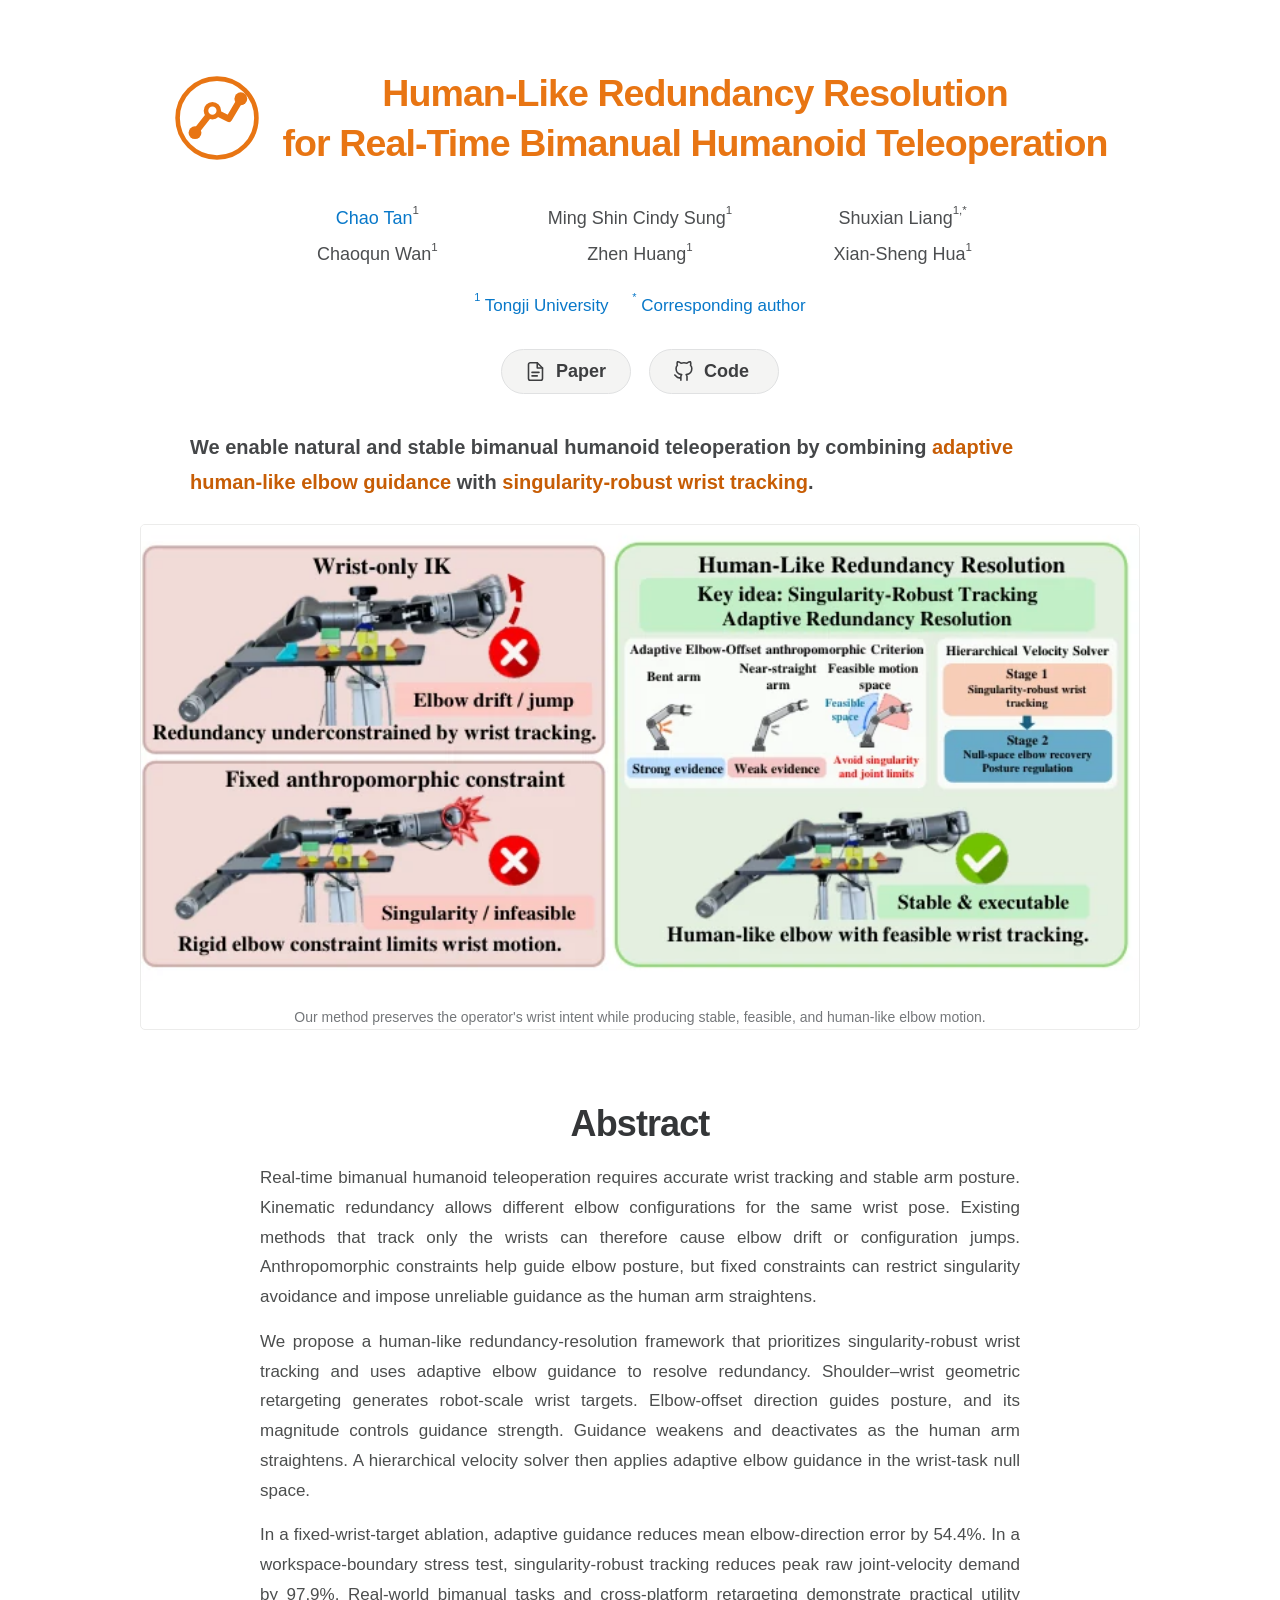
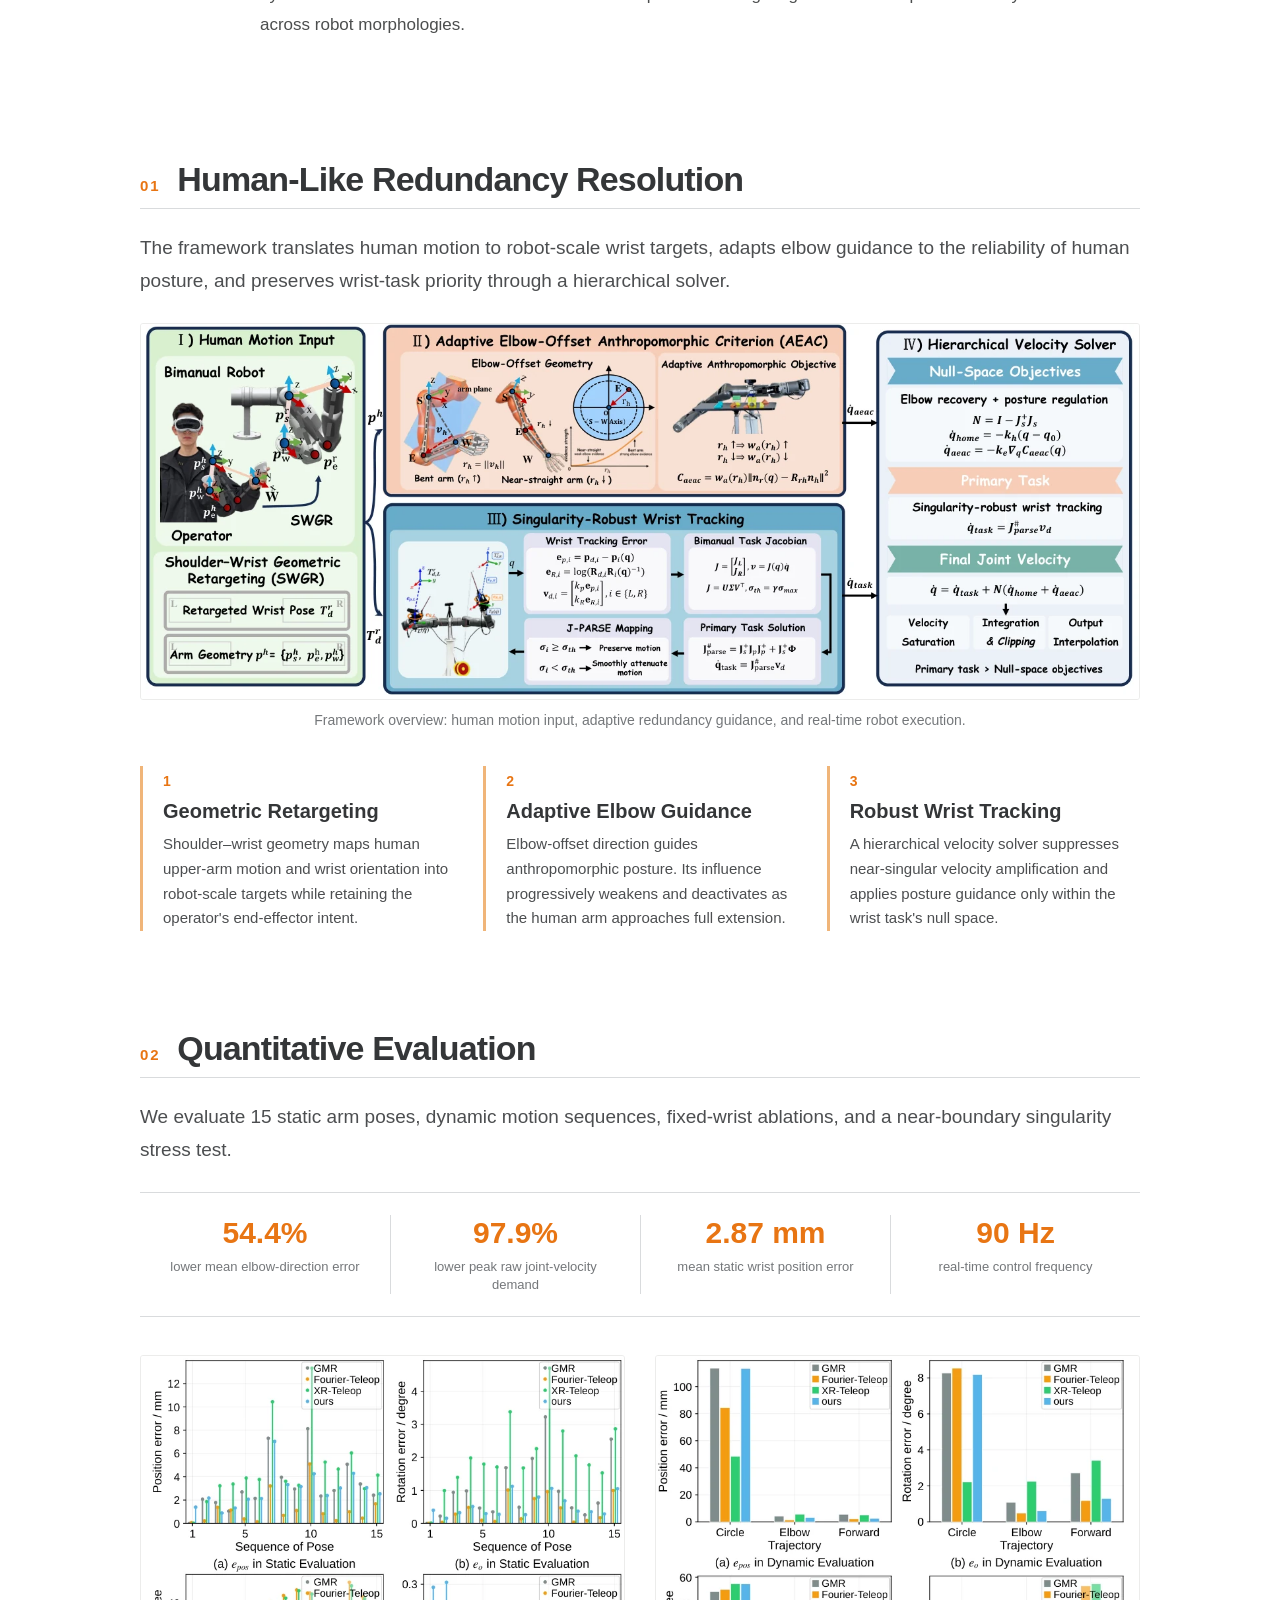
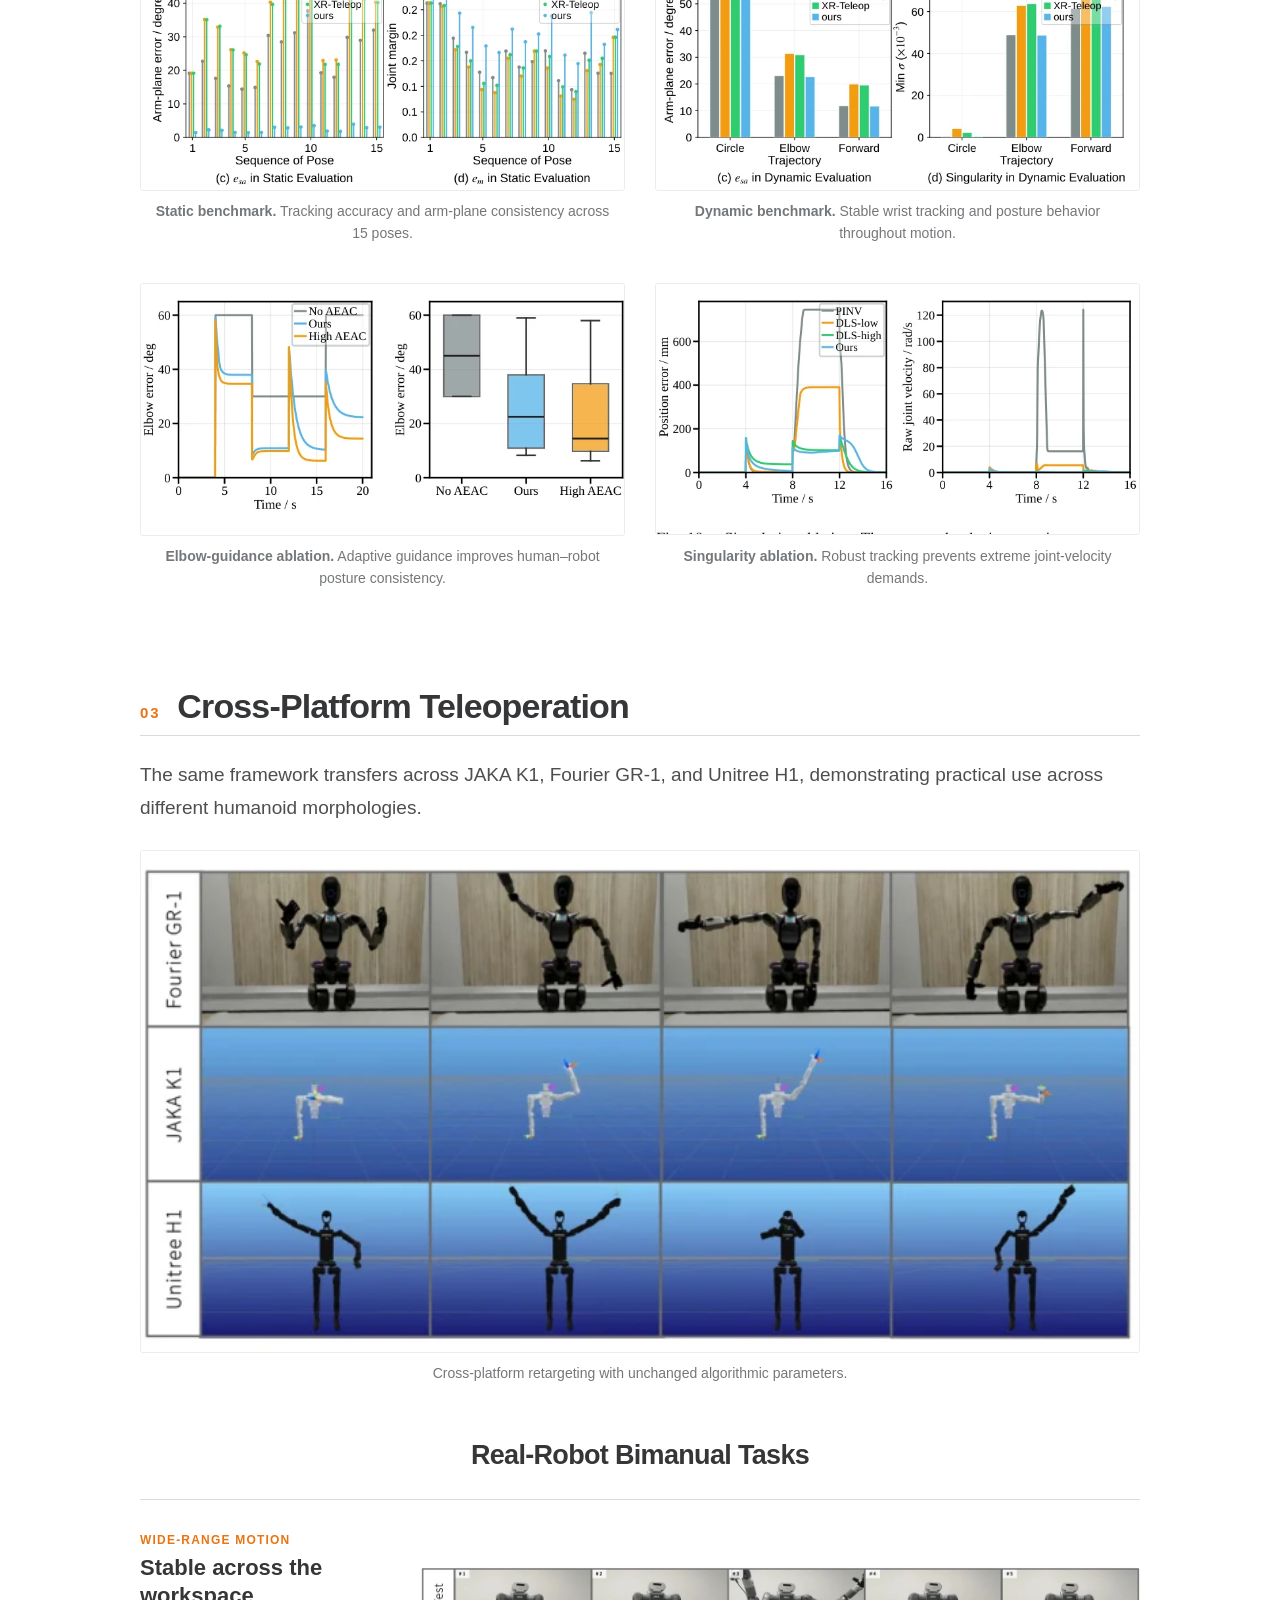
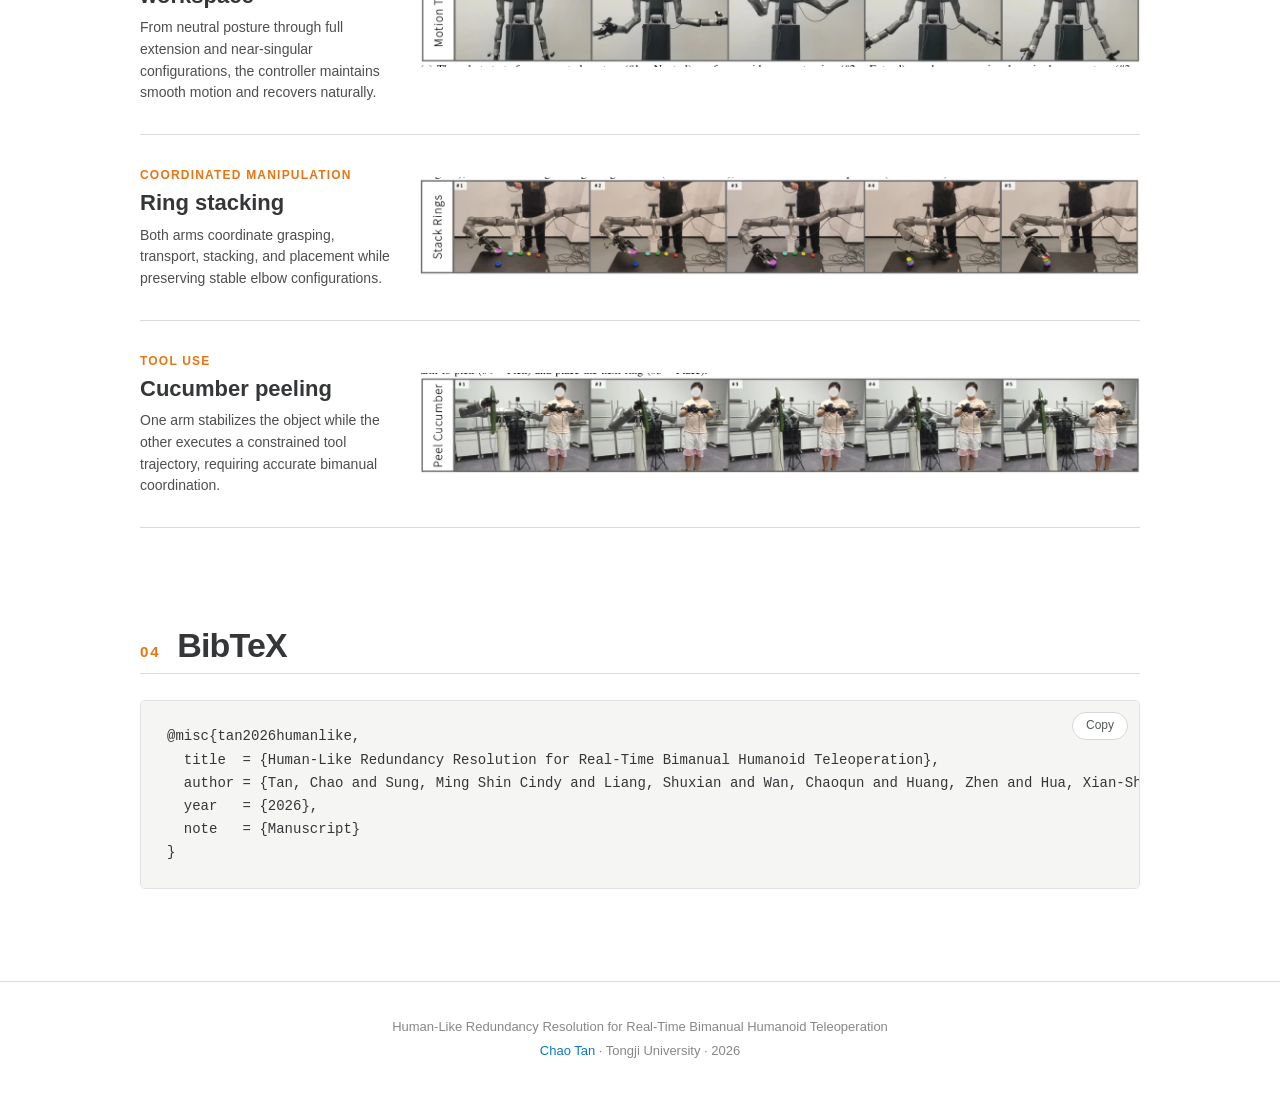
<file: projects/human_like_teleop/index.html>
<!doctype html>
<html lang="en">
<head>
  <meta charset="utf-8">
  <meta name="viewport" content="width=device-width, initial-scale=1">
  <meta name="description" content="Human-Like Redundancy Resolution for Real-Time Bimanual Humanoid Teleoperation. Adaptive elbow guidance and singularity-robust wrist tracking for humanoid robots.">
  <meta property="og:title" content="Human-Like Redundancy Resolution | Bimanual Humanoid Teleoperation">
  <meta property="og:description" content="Adaptive redundancy resolution, singularity-robust wrist tracking, and real-time bimanual humanoid teleoperation.">
  <meta property="og:type" content="website">
  <meta property="og:image" content="assets/framework.webp">
  <title>Human-Like Redundancy Resolution</title>
  <link rel="stylesheet" href="styles.css">
  <script src="script.js" defer></script>
</head>
<body>
  <header class="hero">
    <div class="page-width">
      <div class="project-title">
        <svg class="project-mark" viewBox="0 0 96 96" role="img" aria-label="Stylized robot arm">
          <circle cx="48" cy="48" r="43" fill="none" stroke="currentColor" stroke-width="5"/>
          <path d="M24 64 43 40l18 9 13-22" fill="none" stroke="currentColor" stroke-width="7" stroke-linecap="round" stroke-linejoin="round"/>
          <circle cx="24" cy="64" r="7" fill="currentColor"/>
          <circle cx="43" cy="40" r="7" fill="white" stroke="currentColor" stroke-width="5"/>
          <circle cx="74" cy="27" r="7" fill="currentColor"/>
        </svg>
        <div>
          <h1>Human-Like Redundancy Resolution</h1>
          <p class="subtitle">for Real-Time Bimanual Humanoid Teleoperation</p>
        </div>
      </div>

      <div class="authors" aria-label="Authors">
        <div><a href="https://chaotan2003.github.io/" target="_blank" rel="noopener">Chao Tan</a><sup>1</sup></div>
        <div>Ming Shin Cindy Sung<sup>1</sup></div>
        <div>Shuxian Liang<sup>1,*</sup></div>
        <div>Chaoqun Wan<sup>1</sup></div>
        <div>Zhen Huang<sup>1</sup></div>
        <div>Xian-Sheng Hua<sup>1</sup></div>
      </div>

      <p class="affiliations"><sup>1</sup> Tongji University <span aria-hidden="true">&nbsp;&nbsp;&nbsp;</span> <sup>*</sup> Corresponding author</p>

      <nav class="publication-links" aria-label="Project resources">
        <a class="resource-button" href="paper.pdf" target="_blank" rel="noopener">
          <svg viewBox="0 0 24 24" aria-hidden="true"><path d="M14 2H6a2 2 0 0 0-2 2v16a2 2 0 0 0 2 2h12a2 2 0 0 0 2-2V8z"/><path d="M14 2v6h6"/><path d="M8 13h8M8 17h6"/></svg>
          <span>Paper</span>
        </a>
        <a class="resource-button" href="https://github.com/IAIE-PhysicalAI/Bimanual-Teleoperation" target="_blank" rel="noopener">
          <svg viewBox="0 0 24 24" aria-hidden="true"><path d="M9 19c-5 1.5-5-2.5-7-3m14 6v-3.87a3.37 3.37 0 0 0-.94-2.61c3.14-.35 6.44-1.54 6.44-7A5.44 5.44 0 0 0 20 4.77 5.07 5.07 0 0 0 19.91 1S18.73.65 16 2.48a13.38 13.38 0 0 0-7 0C6.27.65 5.09 1 5.09 1A5.07 5.07 0 0 0 5 4.77a5.44 5.44 0 0 0-1.5 3.78c0 5.42 3.3 6.61 6.44 7A3.37 3.37 0 0 0 9 18.13V22"/></svg>
          <span>Code</span>
        </a>
      </nav>

      <p class="paper-lead">We enable natural and stable bimanual humanoid teleoperation by combining <strong>adaptive human-like elbow guidance</strong> with <strong>singularity-robust wrist tracking</strong>.</p>

      <figure class="hero-figure">
        <img src="assets/motivation.webp" alt="Comparison of wrist-only inverse kinematics, fixed anthropomorphic constraints, and the proposed human-like redundancy-resolution method">
        <figcaption>Our method preserves the operator's wrist intent while producing stable, feasible, and human-like elbow motion.</figcaption>
      </figure>
    </div>
  </header>

  <main>
    <section class="abstract-section page-width" id="abstract">
      <h2 class="centered-heading">Abstract</h2>
      <div class="abstract-copy">
        <p>Real-time bimanual humanoid teleoperation requires accurate wrist tracking and stable arm posture. Kinematic redundancy allows different elbow configurations for the same wrist pose. Existing methods that track only the wrists can therefore cause elbow drift or configuration jumps. Anthropomorphic constraints help guide elbow posture, but fixed constraints can restrict singularity avoidance and impose unreliable guidance as the human arm straightens.</p>
        <p>We propose a human-like redundancy-resolution framework that prioritizes singularity-robust wrist tracking and uses adaptive elbow guidance to resolve redundancy. Shoulder&ndash;wrist geometric retargeting generates robot-scale wrist targets. Elbow-offset direction guides posture, and its magnitude controls guidance strength. Guidance weakens and deactivates as the human arm straightens. A hierarchical velocity solver then applies adaptive elbow guidance in the wrist-task null space.</p>
        <p>In a fixed-wrist-target ablation, adaptive guidance reduces mean elbow-direction error by 54.4%. In a workspace-boundary stress test, singularity-robust tracking reduces peak raw joint-velocity demand by 97.9%. Real-world bimanual tasks and cross-platform retargeting demonstrate practical utility across robot morphologies.</p>
      </div>
    </section>

    <section class="content-section page-width" id="method">
      <div class="section-heading">
        <p class="section-index">01</p>
        <h2>Human-Like Redundancy Resolution</h2>
      </div>
      <p class="section-intro">The framework translates human motion to robot-scale wrist targets, adapts elbow guidance to the reliability of human posture, and preserves wrist-task priority through a hierarchical solver.</p>
      <figure class="full-figure">
        <img src="assets/framework.webp" loading="lazy" alt="Overview of shoulder-wrist geometric retargeting, adaptive elbow-offset guidance, singularity-robust wrist tracking, and the hierarchical solver">
        <figcaption>Framework overview: human motion input, adaptive redundancy guidance, and real-time robot execution.</figcaption>
      </figure>

      <div class="method-grid">
        <article>
          <span class="method-number">1</span>
          <h3>Geometric Retargeting</h3>
          <p>Shoulder&ndash;wrist geometry maps human upper-arm motion and wrist orientation into robot-scale targets while retaining the operator's end-effector intent.</p>
        </article>
        <article>
          <span class="method-number">2</span>
          <h3>Adaptive Elbow Guidance</h3>
          <p>Elbow-offset direction guides anthropomorphic posture. Its influence progressively weakens and deactivates as the human arm approaches full extension.</p>
        </article>
        <article>
          <span class="method-number">3</span>
          <h3>Robust Wrist Tracking</h3>
          <p>A hierarchical velocity solver suppresses near-singular velocity amplification and applies posture guidance only within the wrist task's null space.</p>
        </article>
      </div>
    </section>

    <section class="content-section page-width" id="results">
      <div class="section-heading">
        <p class="section-index">02</p>
        <h2>Quantitative Evaluation</h2>
      </div>
      <p class="section-intro">We evaluate 15 static arm poses, dynamic motion sequences, fixed-wrist ablations, and a near-boundary singularity stress test.</p>

      <div class="metrics" aria-label="Key results">
        <div><strong>54.4%</strong><span>lower mean elbow-direction error</span></div>
        <div><strong>97.9%</strong><span>lower peak raw joint-velocity demand</span></div>
        <div><strong>2.87 mm</strong><span>mean static wrist position error</span></div>
        <div><strong>90 Hz</strong><span>real-time control frequency</span></div>
      </div>

      <div class="figure-grid">
        <figure>
          <img src="assets/static_benchmarks.webp" loading="lazy" alt="Static position, rotation, arm-plane error, and joint margin plots">
          <figcaption><strong>Static benchmark.</strong> Tracking accuracy and arm-plane consistency across 15 poses.</figcaption>
        </figure>
        <figure>
          <img src="assets/dynamic_benchmarks.webp" loading="lazy" alt="Dynamic position and rotation error, arm-plane error, and singularity margin comparison">
          <figcaption><strong>Dynamic benchmark.</strong> Stable wrist tracking and posture behavior throughout motion.</figcaption>
        </figure>
        <figure>
          <img src="assets/elbow_ablation.webp" loading="lazy" alt="Elbow-direction error ablation plots">
          <figcaption><strong>Elbow-guidance ablation.</strong> Adaptive guidance improves human&ndash;robot posture consistency.</figcaption>
        </figure>
        <figure>
          <img src="assets/singularity_ablation.webp" loading="lazy" alt="Joint-velocity comparison near a singularity">
          <figcaption><strong>Singularity ablation.</strong> Robust tracking prevents extreme joint-velocity demands.</figcaption>
        </figure>
      </div>
    </section>

    <section class="content-section page-width" id="experiments">
      <div class="section-heading">
        <p class="section-index">03</p>
        <h2>Cross-Platform Teleoperation</h2>
      </div>
      <p class="section-intro">The same framework transfers across JAKA K1, Fourier GR-1, and Unitree H1, demonstrating practical use across different humanoid morphologies.</p>
      <figure class="full-figure">
        <img src="assets/cross_platform.webp" loading="lazy" alt="Cross-platform retargeting on Fourier GR-1, JAKA K1, and Unitree H1">
        <figcaption>Cross-platform retargeting with unchanged algorithmic parameters.</figcaption>
      </figure>

      <h3 class="centered-subheading">Real-Robot Bimanual Tasks</h3>
      <div class="demo-list">
        <article class="demo-row">
          <div class="demo-copy">
            <p class="demo-label">Wide-range motion</p>
            <h3>Stable across the workspace</h3>
            <p>From neutral posture through full extension and near-singular configurations, the controller maintains smooth motion and recovers naturally.</p>
          </div>
          <img src="assets/motion_test.webp" loading="lazy" alt="Five stages of a wide-range robot arm motion test">
        </article>
        <article class="demo-row">
          <div class="demo-copy">
            <p class="demo-label">Coordinated manipulation</p>
            <h3>Ring stacking</h3>
            <p>Both arms coordinate grasping, transport, stacking, and placement while preserving stable elbow configurations.</p>
          </div>
          <img src="assets/stack_rings.webp" loading="lazy" alt="Five stages of a bimanual ring-stacking task">
        </article>
        <article class="demo-row">
          <div class="demo-copy">
            <p class="demo-label">Tool use</p>
            <h3>Cucumber peeling</h3>
            <p>One arm stabilizes the object while the other executes a constrained tool trajectory, requiring accurate bimanual coordination.</p>
          </div>
          <img src="assets/peel_cucumber.webp" loading="lazy" alt="Five stages of a bimanual cucumber-peeling task">
        </article>
      </div>
    </section>

    <section class="content-section page-width" id="bibtex">
      <div class="section-heading">
        <p class="section-index">04</p>
        <h2>BibTeX</h2>
      </div>
      <div class="bibtex-wrap">
        <button class="copy-button" type="button" aria-label="Copy BibTeX">Copy</button>
        <pre><code id="bibtex-code">@misc{tan2026humanlike,
  title  = {Human-Like Redundancy Resolution for Real-Time Bimanual Humanoid Teleoperation},
  author = {Tan, Chao and Sung, Ming Shin Cindy and Liang, Shuxian and Wan, Chaoqun and Huang, Zhen and Hua, Xian-Sheng},
  year   = {2026},
  note   = {Manuscript}
}</code></pre>
      </div>
    </section>
  </main>

  <footer class="footer">
    <div class="page-width">
      <p>Human-Like Redundancy Resolution for Real-Time Bimanual Humanoid Teleoperation</p>
      <p><a href="https://chaotan2003.github.io/" target="_blank" rel="noopener">Chao Tan</a> · Tongji University · 2026</p>
    </div>
  </footer>
</body>
</html>
</file>
<file: projects/human_like_teleop/styles.css>
:root {
  --accent: #e87513;
  --accent-dark: #c75d05;
  --link: #0878c9;
  --ink: #343638;
  --body: #4c4e50;
  --muted: #74777a;
  --line: #d9dbdd;
  --soft: #f5f5f4;
  --page: 1000px;
}

* { box-sizing: border-box; }

html { scroll-behavior: smooth; }

body {
  margin: 0;
  color: var(--body);
  background: #fff;
  font-family: Arial, "Helvetica Neue", Helvetica, sans-serif;
  font-size: 17px;
  line-height: 1.75;
  -webkit-font-smoothing: antialiased;
}

a {
  color: var(--link);
  text-decoration: none;
}

a:hover { text-decoration: underline; }

img {
  display: block;
  max-width: 100%;
}

sup {
  position: relative;
  top: -0.25em;
  font-size: 0.64em;
  line-height: 0;
}

.page-width {
  width: min(var(--page), calc(100% - 48px));
  margin-inline: auto;
}

.hero { padding: 72px 0 30px; }

.project-title {
  display: flex;
  align-items: center;
  justify-content: center;
  gap: 22px;
  color: var(--accent);
  text-align: center;
}

.project-mark {
  width: 88px;
  height: 88px;
  flex: 0 0 auto;
}

h1 {
  margin: 0;
  font-size: clamp(2rem, 3.2vw, 2.35rem);
  font-weight: 700;
  letter-spacing: -0.025em;
  line-height: 1.12;
}

.subtitle {
  margin: 8px 0 0;
  font-size: clamp(2rem, 3.2vw, 2.35rem);
  font-weight: 700;
  letter-spacing: -0.025em;
  line-height: 1.12;
}

.authors {
  display: grid;
  grid-template-columns: repeat(3, minmax(0, 1fr));
  gap: 12px 28px;
  max-width: 760px;
  margin: 42px auto 0;
  font-size: 18px;
  line-height: 1.35;
  text-align: center;
}

.affiliations {
  margin: 24px 0 0;
  color: var(--link);
  font-size: 17px;
  text-align: center;
}

.publication-links {
  display: flex;
  flex-wrap: wrap;
  justify-content: center;
  gap: 18px;
  margin: 28px 0 0;
}

.resource-button {
  display: inline-flex;
  align-items: center;
  gap: 10px;
  min-width: 130px;
  padding: 9px 23px;
  border: 1px solid #e0e1e2;
  border-radius: 999px;
  color: #3d3e40;
  background: #f4f4f3;
  font-size: 18px;
  font-weight: 600;
  line-height: 1.4;
  transition: transform 160ms ease, background 160ms ease, box-shadow 160ms ease;
}

.resource-button:hover {
  transform: translateY(-1px);
  background: #fff;
  box-shadow: 0 6px 18px rgba(20, 24, 28, 0.1);
  text-decoration: none;
}

.resource-button svg {
  width: 21px;
  height: 21px;
  fill: none;
  stroke: currentColor;
  stroke-width: 1.8;
  stroke-linecap: round;
  stroke-linejoin: round;
}

.paper-lead {
  max-width: 900px;
  margin: 36px auto 24px;
  color: #454749;
  font-size: 20px;
  font-weight: 700;
  line-height: 1.75;
  text-align: left;
}

.paper-lead strong { color: var(--accent-dark); }

figure { margin: 0; }

.hero-figure {
  overflow: hidden;
  border: 1px solid #ececeb;
  border-radius: 5px;
  background: #fff;
}

.hero-figure img { width: 100%; }

figcaption {
  padding: 10px 14px 0;
  color: var(--muted);
  font-size: 14px;
  line-height: 1.55;
  text-align: center;
}

.abstract-section { padding: 42px 0 58px; }

.centered-heading,
.centered-subheading {
  margin: 0;
  color: var(--ink);
  font-size: 36px;
  font-weight: 800;
  letter-spacing: -0.025em;
  line-height: 1.2;
  text-align: center;
}

.abstract-copy {
  width: min(760px, 100%);
  margin: 18px auto 0;
  color: #4c4e4e;
  text-align: justify;
}

.abstract-copy p { margin: 0 0 15px; }

.content-section {
  padding: 46px 0 50px;
  scroll-margin-top: 24px;
}

.section-heading {
  display: flex;
  align-items: baseline;
  gap: 17px;
  padding-bottom: 7px;
  border-bottom: 1px solid var(--line);
}

.section-heading h2 {
  margin: 0;
  color: var(--ink);
  font-size: 34px;
  font-weight: 800;
  letter-spacing: -0.025em;
  line-height: 1.25;
}

.section-index {
  margin: 0;
  color: var(--accent);
  font-size: 15px;
  font-weight: 800;
  letter-spacing: 0.12em;
}

.section-intro {
  margin: 22px 0 26px;
  font-size: 19px;
  line-height: 1.75;
}

.full-figure { margin: 24px 0 35px; }

.full-figure img {
  width: 100%;
  border: 1px solid #ececeb;
  border-radius: 3px;
}

.method-grid {
  display: grid;
  grid-template-columns: repeat(3, minmax(0, 1fr));
  gap: 30px;
  margin-top: 30px;
}

.method-grid article {
  position: relative;
  padding-left: 20px;
  border-left: 3px solid #f0b579;
}

.method-number {
  color: var(--accent);
  font-size: 14px;
  font-weight: 800;
}

.method-grid h3 {
  margin: 2px 0 8px;
  color: var(--ink);
  font-size: 20px;
  line-height: 1.3;
}

.method-grid p {
  margin: 0;
  font-size: 15px;
  line-height: 1.65;
}

.metrics {
  display: grid;
  grid-template-columns: repeat(4, minmax(0, 1fr));
  margin: 26px 0 38px;
  padding: 22px 0;
  border-block: 1px solid var(--line);
}

.metrics div {
  padding: 0 18px;
  text-align: center;
}

.metrics div + div { border-left: 1px solid var(--line); }

.metrics strong {
  display: block;
  color: var(--accent);
  font-size: 30px;
  line-height: 1.2;
}

.metrics span {
  display: block;
  margin-top: 7px;
  color: var(--muted);
  font-size: 13px;
  line-height: 1.4;
}

.figure-grid {
  display: grid;
  grid-template-columns: repeat(2, minmax(0, 1fr));
  gap: 38px 30px;
}

.figure-grid figure {
  display: flex;
  flex-direction: column;
}

.figure-grid img {
  width: 100%;
  border: 1px solid #ececeb;
  border-radius: 3px;
}

.figure-grid figcaption { margin-top: auto; }

.centered-subheading {
  margin-top: 54px;
  font-size: 27px;
}

.demo-list {
  margin-top: 28px;
  border-top: 1px solid var(--line);
}

.demo-row {
  display: grid;
  grid-template-columns: 250px 1fr;
  gap: 30px;
  align-items: center;
  padding: 30px 0;
  border-bottom: 1px solid var(--line);
}

.demo-row img {
  width: 100%;
  border-radius: 3px;
}

.demo-label {
  margin: 0 0 3px;
  color: var(--accent);
  font-size: 12px;
  font-weight: 800;
  letter-spacing: 0.1em;
  text-transform: uppercase;
}

.demo-copy h3 {
  margin: 0 0 8px;
  color: var(--ink);
  font-size: 22px;
  line-height: 1.25;
}

.demo-copy p:last-child {
  margin: 0;
  font-size: 14px;
  line-height: 1.55;
}

.bibtex-wrap {
  position: relative;
  margin-top: 26px;
}

.bibtex-wrap pre {
  overflow-x: auto;
  margin: 0;
  padding: 24px 26px;
  border: 1px solid #e0e1e2;
  border-radius: 5px;
  color: #343638;
  background: var(--soft);
  font-size: 14px;
  line-height: 1.65;
}

.bibtex-wrap code {
  font-family: "SFMono-Regular", Consolas, "Liberation Mono", Menlo, monospace;
}

.copy-button {
  position: absolute;
  top: 12px;
  right: 12px;
  padding: 5px 13px;
  border: 1px solid #d5d6d6;
  border-radius: 999px;
  color: #55585a;
  background: #fff;
  font: inherit;
  font-size: 12px;
  line-height: 1.3;
  cursor: pointer;
}

.copy-button:hover { background: #fafafa; }

.copy-button:focus-visible,
.resource-button:focus-visible,
a:focus-visible {
  outline: 3px solid rgba(8, 120, 201, 0.28);
  outline-offset: 3px;
}

.footer {
  margin-top: 42px;
  padding: 32px 0 42px;
  border-top: 1px solid var(--line);
  color: #858789;
  font-size: 13px;
  line-height: 1.6;
  text-align: center;
}

.footer p { margin: 3px 0; }

@media (max-width: 800px) {
  .hero { padding-top: 48px; }
  .project-mark { width: 70px; height: 70px; }
  .authors { max-width: 600px; }
  .method-grid { grid-template-columns: 1fr; gap: 22px; }
  .metrics { grid-template-columns: repeat(2, 1fr); row-gap: 22px; }
  .metrics div:nth-child(3) { border-left: 0; }
  .metrics div:nth-child(n + 3) { padding-top: 22px; border-top: 1px solid var(--line); }
  .demo-row { grid-template-columns: 1fr; gap: 18px; }
  .demo-copy { max-width: 560px; }
}

@media (max-width: 600px) {
  body { font-size: 16px; }
  .page-width { width: min(100% - 30px, var(--page)); }
  .hero { padding-top: 34px; }
  .project-title { display: block; }
  .project-mark { width: 60px; height: 60px; margin-bottom: 12px; }
  h1 { font-size: 1.65rem; }
  .subtitle { margin-top: 8px; font-size: 1.65rem; }
  .authors { grid-template-columns: repeat(2, minmax(0, 1fr)); gap: 13px 15px; margin-top: 32px; font-size: 15px; }
  .affiliations { font-size: 14px; }
  .publication-links { gap: 12px; }
  .resource-button { min-width: 118px; padding: 8px 19px; font-size: 16px; }
  .paper-lead { margin-top: 28px; font-size: 17px; line-height: 1.65; }
  .hero-figure figcaption { text-align: left; }
  .abstract-section, .content-section { padding-block: 34px; }
  .centered-heading { font-size: 30px; }
  .abstract-copy { text-align: left; }
  .section-heading { gap: 11px; }
  .section-heading h2 { font-size: 27px; }
  .section-intro { font-size: 17px; }
  .metrics strong { font-size: 25px; }
  .metrics div { padding-inline: 10px; }
  .figure-grid { grid-template-columns: 1fr; gap: 32px; }
  .centered-subheading { margin-top: 40px; font-size: 24px; }
  .demo-row { padding-block: 24px; }
  .bibtex-wrap pre { padding: 48px 18px 20px; font-size: 12px; }
}

@media (prefers-reduced-motion: reduce) {
  html { scroll-behavior: auto; }
  .resource-button { transition: none; }
}
</file>
